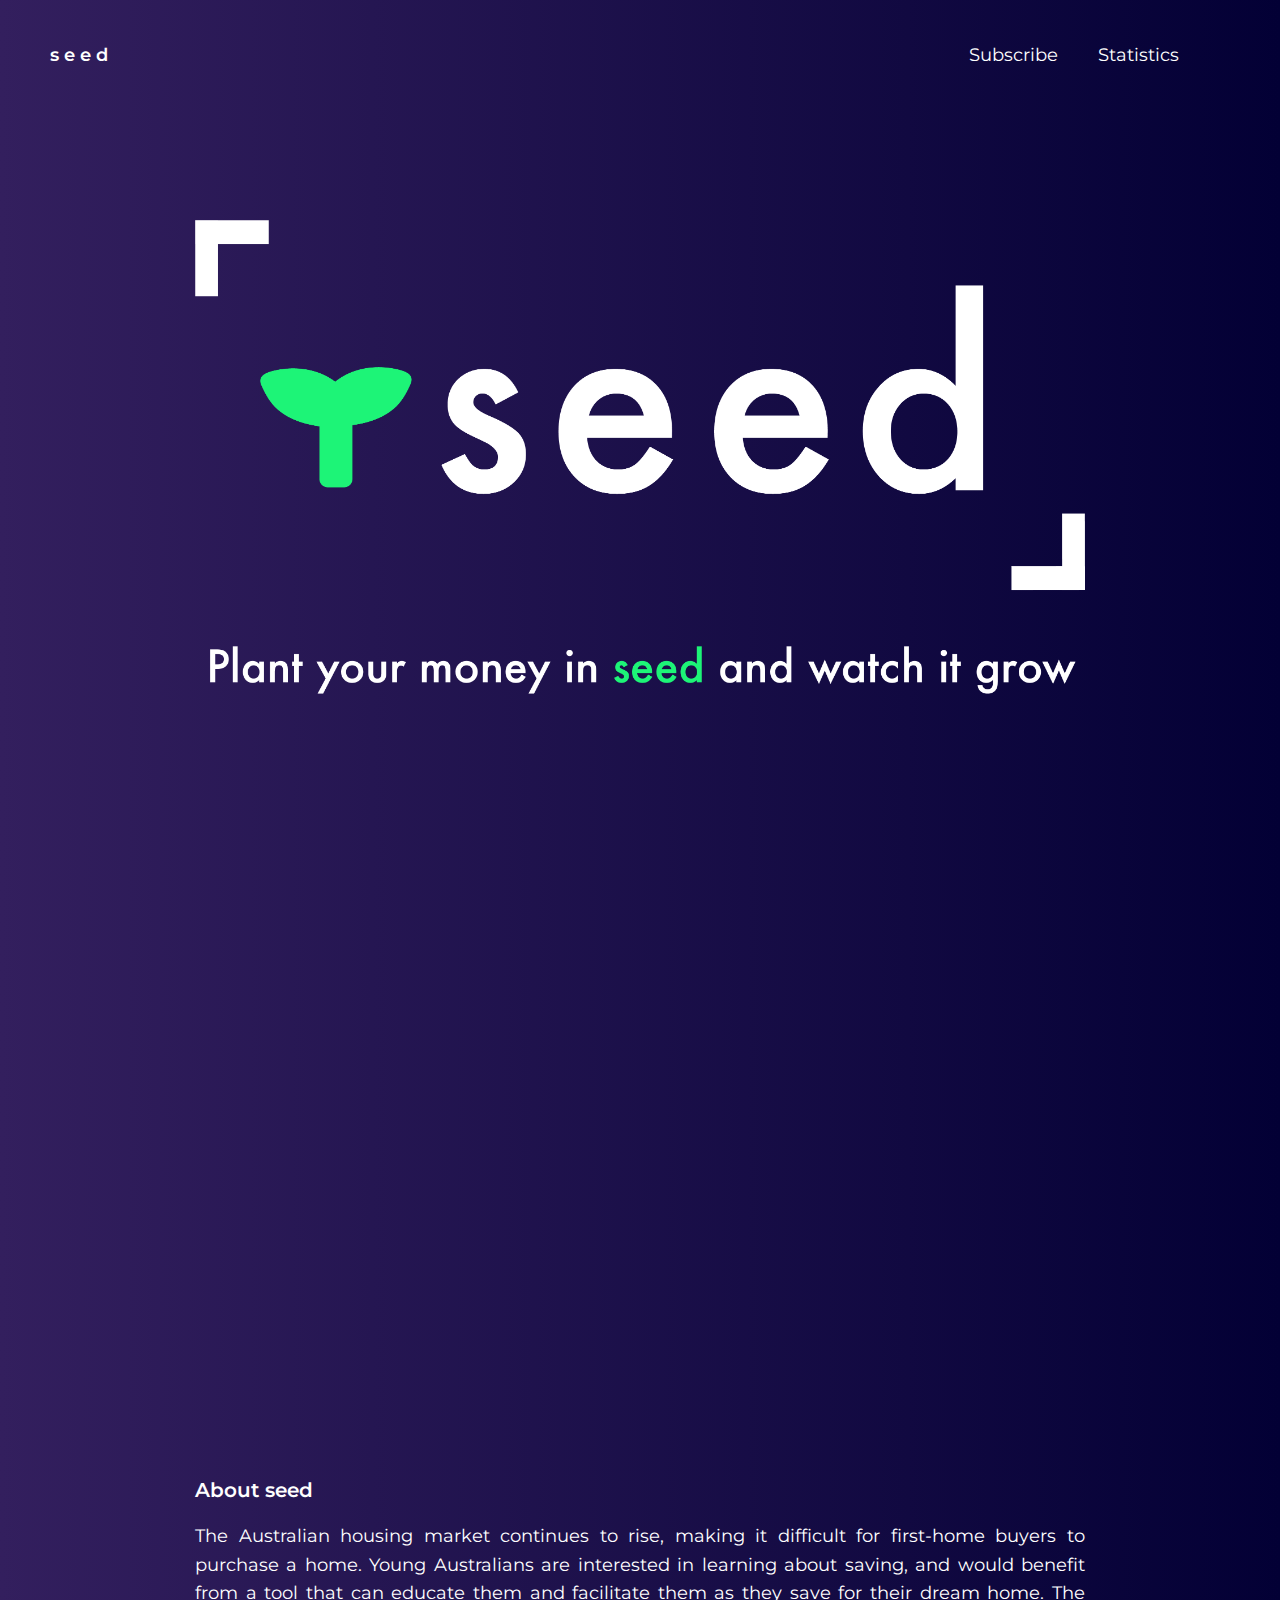
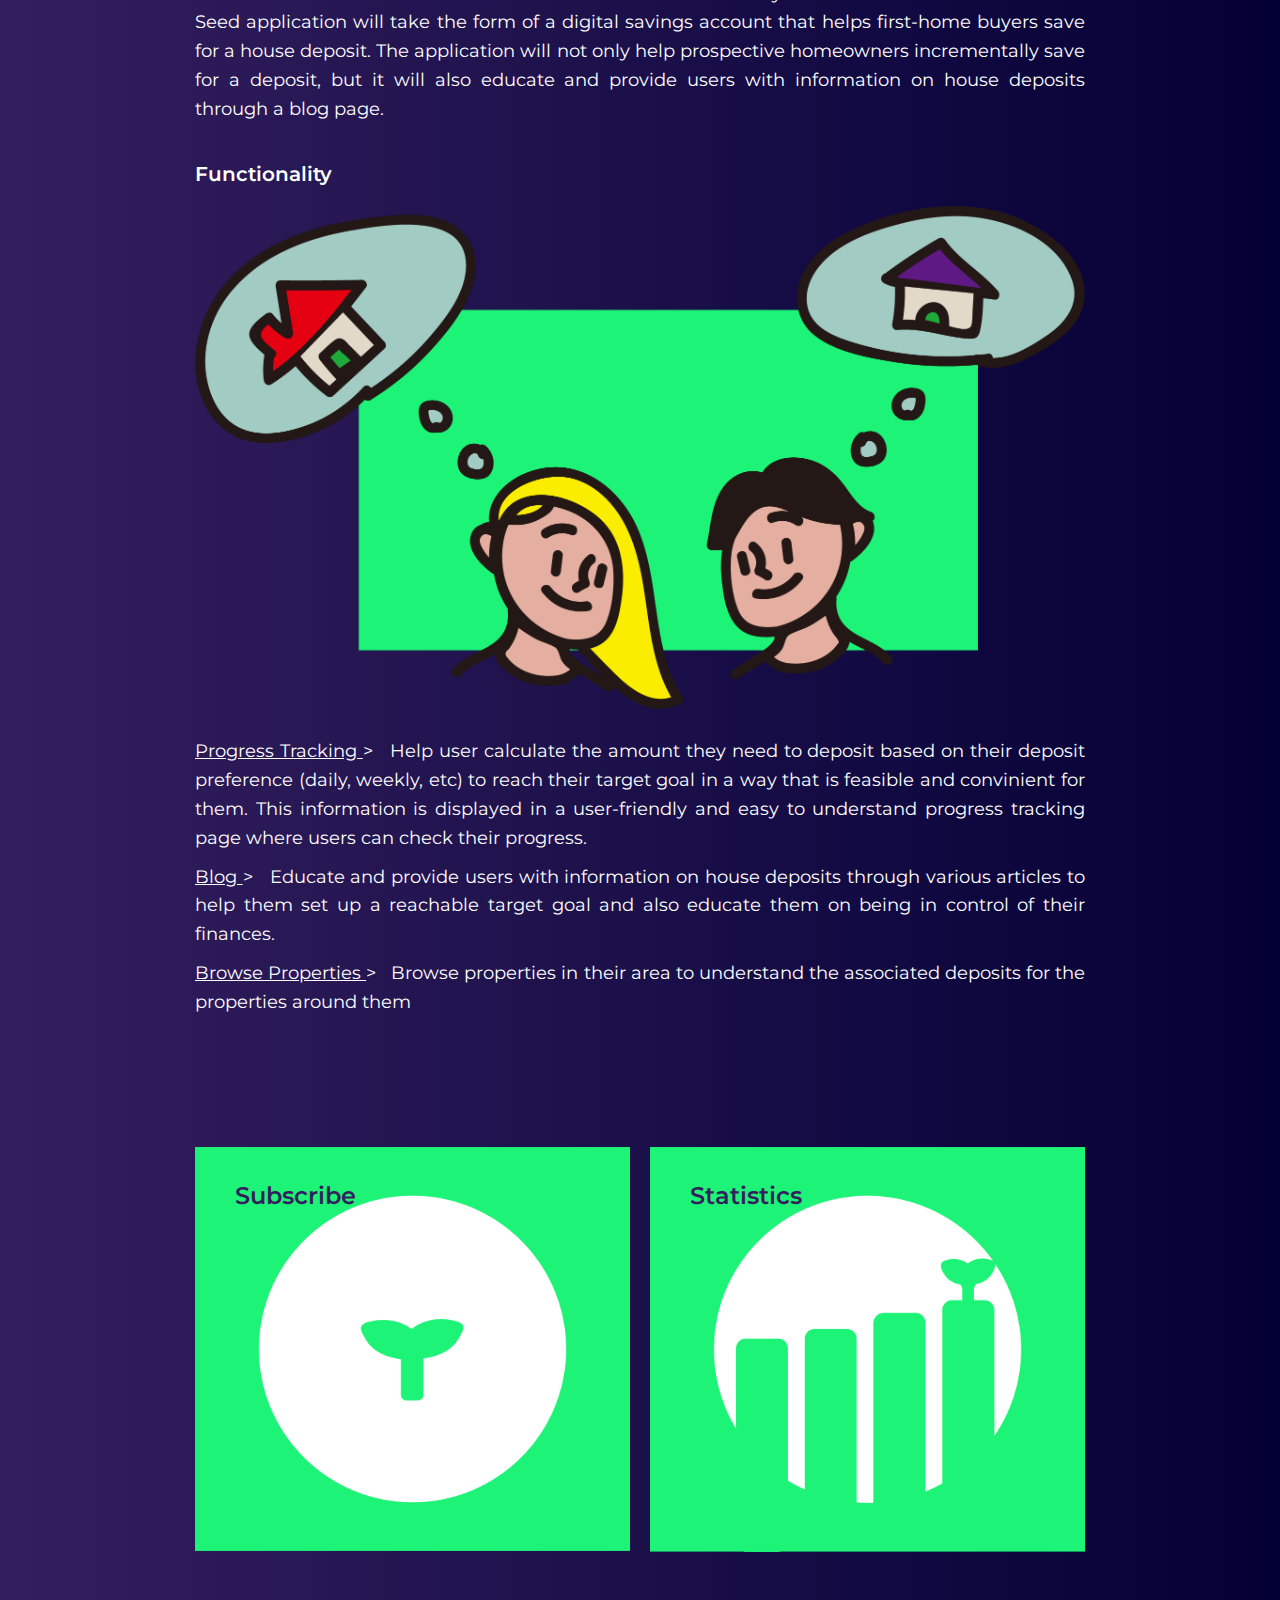
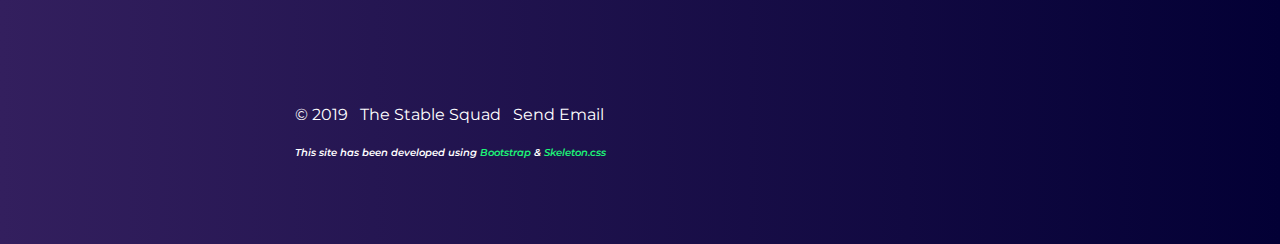
<file: informative_website/index.html>
<!DOCTYPE html>
<html class="no-js" lang="en">

<head>

    <!-- Global site tag (gtag.js) - Google Analytics -->
    <script async src="https://www.googletagmanager.com/gtag/js?id=UA-149765508-1"></script>
    <script>
        window.dataLayer = window.dataLayer || [];
        function gtag() { dataLayer.push(arguments); }
        gtag('js', new Date());

        gtag('config', 'UA-149765508-1');
    </script>

    <meta charset="utf-8">

    <title>seed</title>

    <link rel="stylesheet" href="https://stackpath.bootstrapcdn.com/bootstrap/4.3.1/css/bootstrap.min.css"
        integrity="sha384-ggOyR0iXCbMQv3Xipma34MD+dH/1fQ784/j6cY/iJTQUOhcWr7x9JvoRxT2MZw1T" crossorigin="anonymous">


    <link rel="stylesheet" href="./styles/main.css">
    <link href="https://fonts.googleapis.com/css?family=Monda|Montserrat" rel="stylesheet">
    <link rel="stylesheet" href="https://cdnjs.cloudflare.com/ajax/libs/font-awesome/4.7.0/css/font-awesome.min.css">
    
    <!-- ShareThis Plugin-->
    <script type="text/javascript" src="https://platform-api.sharethis.com/js/sharethis.js#property=5d9ecf82c9a34b001206bb5c&product=inline-share-buttons" async="async"></script>
</head>

<body>

    <nav class="navbar clearfix">
        <h1 class="logo"><a href="./index.html">s e e d</a></h1>

        <ul class="nav">
            &nbsp;&nbsp;&nbsp;&nbsp;&nbsp;
            &nbsp;&nbsp;&nbsp;&nbsp;&nbsp;
            &nbsp;&nbsp;&nbsp;&nbsp;&nbsp;
            &nbsp;&nbsp;&nbsp;&nbsp;&nbsp;
            &nbsp;&nbsp;&nbsp;&nbsp;&nbsp;
            &nbsp;&nbsp;&nbsp;&nbsp;&nbsp;
            &nbsp;&nbsp;&nbsp;&nbsp;&nbsp;
            &nbsp;&nbsp;&nbsp;&nbsp;&nbsp;
            &nbsp;&nbsp;&nbsp;&nbsp;&nbsp;
            &nbsp;&nbsp;&nbsp;&nbsp;&nbsp;
            &nbsp;&nbsp;&nbsp;&nbsp;&nbsp;
            &nbsp;&nbsp;&nbsp;&nbsp;&nbsp;
            &nbsp;&nbsp;&nbsp;&nbsp;&nbsp;
            &nbsp;&nbsp;&nbsp;&nbsp;&nbsp;
            &nbsp;&nbsp;&nbsp;&nbsp;&nbsp;
            &nbsp;&nbsp;&nbsp;&nbsp;&nbsp;
            &nbsp;&nbsp;&nbsp;&nbsp;&nbsp;
            &nbsp;&nbsp;&nbsp;&nbsp;&nbsp;
            &nbsp;&nbsp;&nbsp;&nbsp;&nbsp;
            &nbsp;&nbsp;&nbsp;&nbsp;&nbsp;
            &nbsp;&nbsp;&nbsp;&nbsp;&nbsp;
            &nbsp;&nbsp;&nbsp;&nbsp;&nbsp;
            &nbsp;&nbsp;&nbsp;&nbsp;&nbsp;
            &nbsp;&nbsp;&nbsp;&nbsp;&nbsp;
            &nbsp;&nbsp;&nbsp;&nbsp;&nbsp;
            &nbsp;&nbsp;&nbsp;&nbsp;&nbsp;
            &nbsp;&nbsp;&nbsp;&nbsp;&nbsp;
            &nbsp;&nbsp;&nbsp;&nbsp;&nbsp;
            <li><a href="./subscribe.html">Subscribe</a></li>
            <li><a href="./stats.php">Statistics</a></li>
        </ul>
        <a class="nav-toggle" href="javascript:void(0)"><span class="nav-icon"></span></a>
    </nav>

    <div class="hero">
        <div class="container container-l">
            <div class="row">
                <div class="twelve columns">
                    <img src="images/logo5.png"> <br>
                </div>
            </div>
        </div>
    </div>



    <div class="project">
        <div class="container container-l">
            <div class="row">
                <div class="twelve columns">

                    &nbsp; &nbsp;

                    <div class="wrapper">
                        <div class="h_iframe"> &nbsp; &nbsp; &nbsp; &nbsp; &nbsp; &nbsp; &nbsp; &nbsp; &nbsp; &nbsp;
                            <iframe width="860" height="500" src="https://www.youtube.com/embed/0dDPXG4lfRU"
                                frameborder="0"
                                allow="accelerometer; autoplay; encrypted-media; gyroscope; picture-in-picture"
                                allowfullscreen></iframe>
                        </div>
                    </div>

                    <br><br>

                    <h2> About seed </h2>

                    <p style="text-align: justify;">The Australian housing market continues to rise, making it difficult for first-home buyers to
                        purchase a home. Young Australians are interested in learning about saving, and would benefit
                        from a tool that can educate them and facilitate them as they save for their dream home. The
                        Seed application will take the form of a digital savings account that helps first-home buyers
                        save for a house deposit. The application will not only help prospective homeowners
                        incrementally save for a deposit, but it will also educate and provide users with information on
                        house deposits through a blog page.
                    </p>
                    <br>

                    <h2> Functionality </h2>

                    <img src="images/graphic2.png"> <br>

                    <p style="text-align: justify;"> <u>Progress Tracking </u>> &nbsp; Help user calculate the amount they need to deposit based on their deposit preference (daily, weekly, etc) 
                        to reach their target goal in a way that is feasible and convinient for them. This information is displayed in a user-friendly and easy to understand
                        progress tracking page where users can check their progress. </p>

                    <p style="text-align: justify;"> <u>Blog </u>> &nbsp; Educate and provide users with information on house deposits through
                        various articles to help them set up a reachable target goal and also educate them on being in control of their finances. </p>

                    <p style="text-align: justify;"> <u>Browse Properties </u>> &nbsp; Browse properties in their area to understand the associated
                        deposits for the properties around them </p>

                </div>
            </div>
        </div>
    </div>

    <div class="project">
        <div class="container container-l">
            <div class="row">
                <div class="twelve columns">

                    <a class="project-panel project-panel-sub" href="./subscribe.html">
                        <h3>Subscribe</h3>
                        <p>Interested for more?</p>
                        <span class="view-more">View more</span>
                        <img src="images/product.png" alt="Fittable">

                    </a>

                    <a class="project-panel project-panel-stats" href="./stats.php">
                        <h3>Statistics</h3>
                        <p>Look here for website traffic</p>
                        <span class="view-more">View more</span>
                        <img src="images/tt.png" alt="process">
                    </a>

                </div>
            </div>  
        </div>

        <p>

            
        </p>
        <div class="sharethis-inline-share-buttons"></div>
    </div>
 
    <button onclick="topFunction()" id="myBtn" title="Go to top">Top</button>
    
       <footer class="footer">

        <div class="container">
            <div class="row">
                <div class="twelve columns">




                    <p>© 2019 &nbsp; The Stable Squad &nbsp; <a href="mailto:m.valdez@uq.net.au"><span
                                class="highlight">Send Email</span></a> &nbsp; <h6><i> This site has been developed
                                using <a href="https://getbootstrap.com/">Bootstrap</a> & <a
                                    href="http://getskeleton.com/">Skeleton.css</a></i></h6>
                    </p>

                </div>
            </div>
        </div>
    </footer>

    <script src="scripts/main.js"></script>


</html>
</file>
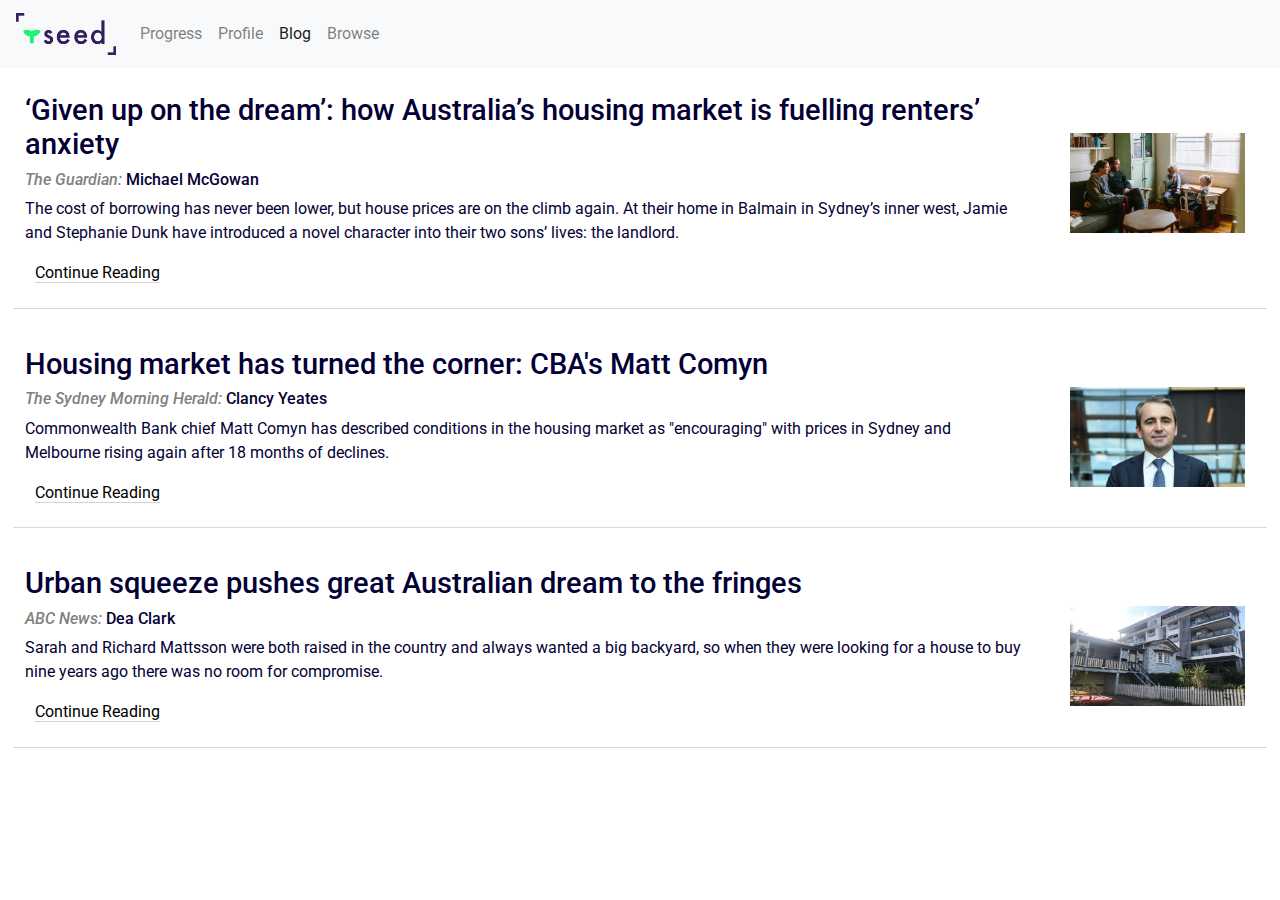
<file: blog.html>
<!DOCTYPE html>
<html lang="en">

<head>
    <meta charset="UTF-8">
    <!--To ensure proper rendering and touch zooming, include viewport meta tag-->
    <meta name="viewport" content="width=device-width, initial-scale=1, shrink-to-fit=no">
    <link rel="stylesheet" href="https://stackpath.bootstrapcdn.com/bootstrap/4.3.1/css/bootstrap.min.css"
        integrity="sha384-ggOyR0iXCbMQv3Xipma34MD+dH/1fQ784/j6cY/iJTQUOhcWr7x9JvoRxT2MZw1T" crossorigin="anonymous">
    <link rel="stylesheet" type="text/css" href="styles/styleall.css" />
    <link rel="stylesheet" href="https://fonts.googleapis.com/css?family=Roboto&display=swap">
    <title>Blog Page</title>
</head>

<body>
    <!--Navigational bar using Bootstrap-->
    <nav class="navbar navbar-expand-lg navbar-light bg-light">
        <a class="navbar-brand" href="index.html"><img id="logo" src="images/navlogo.png" alt="logo" /> </a>
        <button class="navbar-toggler" type="button" data-toggle="collapse" data-target="#navbarNavDropdown"
            aria-controls="navbarNavDropdown" aria-expanded="false" aria-label="Toggle navigation">
            <span class="navbar-toggler-icon"></span>
        </button>
        <!--Navigational bar is responsive. This is for mobile view-->
        <div class="collapse navbar-collapse" id="navbarNavDropdown">
            <ul class="navbar-nav">
                <li class="nav-item">
                    <a class="nav-link" href="progress.php">Progress <span class="sr-only">(current)</span></a>
                </li>
                <li class="nav-item">
                    <a class="nav-link" href="profile.php">Profile</a>
                </li>
                <!--This is the active page (blog.html)-->
                <li class="nav-item active">
                    <a class="nav-link" href="blog.html">Blog</a>
                </li>
                <li class="nav-item">
                    <a class="nav-link" href="browse.php">Browse</a>
                </li>
            </ul>
        </div>
    </nav>

    <!--Container for all the articles on the page-->
    <div class="article-container">
        <!--Div for a single article-->
        <div class="article">
            <div class="left-side">
                <h3>‘Given up on the dream’: how Australia’s housing market is fuelling renters’ anxiety</h3>
                <h6><i id="publisher">The Guardian: </i>Michael McGowan</h6>
                <p class="blogtext">The cost of borrowing has never been lower, but house prices are on the climb again.
                    At their home in Balmain in Sydney’s inner west, Jamie and Stephanie Dunk have introduced a novel
                    character into their two sons’ lives: the landlord.
                </p>
                <a
                    href="https://www.theguardian.com/australia-news/2019/oct/05/given-up-on-the-dream-how-australias-housing-market-is-fuelling-renters-anxiety">Continue
                    Reading</a>
            </div>
            <a
                href="https://www.theguardian.com/australia-news/2019/oct/05/given-up-on-the-dream-how-australias-housing-market-is-fuelling-renters-anxiety">
                <img class='blogimage' src="images/family.jpg" alt="Family Gathering">
            </a>
        </div>

        <!--Div for a single article-->
        <div class="article">
            <div class="left-side">
                <h3>Housing market has turned the corner: CBA's Matt Comyn</h3>
                <h6><i id="publisher">The Sydney Morning Herald: </i>Clancy Yeates </h6>
                <p class="blogtext">Commonwealth Bank chief Matt Comyn has described conditions in the housing market as
                    "encouraging"
                    with prices in Sydney and Melbourne rising again after 18 months of declines.
                </p>
                <a
                    href="https://www.smh.com.au/business/banking-and-finance/housing-market-has-turned-the-corner-cba-s-matt-comyn-20191016-p5313n.html">Continue
                    Reading</a>
            </div>
            <a
                href="https://www.smh.com.au/business/banking-and-finance/housing-market-has-turned-the-corner-cba-s-matt-comyn-20191016-p5313n.html">
                <img class='blogimage' src="images/MattComyn.JPG" alt="Matt Comyn"
                    href="https://www.smh.com.au/business/banking-and-finance/housing-market-has-turned-the-corner-cba-s-matt-comyn-20191016-p5313n.html">
            </a>
        </div>

        <!--Div for a single article-->
        <div class="article">
            <div class="left-side">
                <h3>Urban squeeze pushes great Australian dream to the fringes</h3>
                <h6><i id="publisher">ABC News: </i>Dea Clark</h6>
                <p class="blogtext">Sarah and Richard Mattsson were both raised in the country and always wanted a big
                    backyard,
                    so when they were looking for a house to buy nine years ago there was no room for compromise.
                </p>
                <a href="https://www.abc.net.au/news/2019-10-06/urban-density-south-east-queensland-housing/11559684">Continue
                    Reading</a>
            </div>
            <a href="https://www.abc.net.au/news/2019-10-06/urban-density-south-east-queensland-housing/11559684">
                <img class='blogimage' src="images/ABCstory.jpg" alt="Small House next to Apartments">
            </a>
        </div>
    </div>
</body>

<!--Include these links to ensure Bootstrap can function -->
<script src="https://code.jquery.com/jquery-3.3.1.slim.min.js"
    integrity="sha384-q8i/X+965DzO0rT7abK41JStQIAqVgRVzpbzo5smXKp4YfRvH+8abtTE1Pi6jizo"
    crossorigin="anonymous"></script>
<script src="https://ajax.googleapis.com/ajax/libs/jquery/3.1.0/jquery.min.js"></script>
<script src="https://cdnjs.cloudflare.com/ajax/libs/popper.js/1.14.7/umd/popper.min.js"
    integrity="sha384-UO2eT0CpHqdSJQ6hJty5KVphtPhzWj9WO1clHTMGa3JDZwrnQq4sF86dIHNDz0W1"
    crossorigin="anonymous"></script>
<script src="https://stackpath.bootstrapcdn.com/bootstrap/4.3.1/js/bootstrap.min.js"
    integrity="sha384-JjSmVgyd0p3pXB1rRibZUAYoIIy6OrQ6VrjIEaFf/nJGzIxFDsf4x0xIM+B07jRM"
    crossorigin="anonymous"></script>
    
</html>
</file>
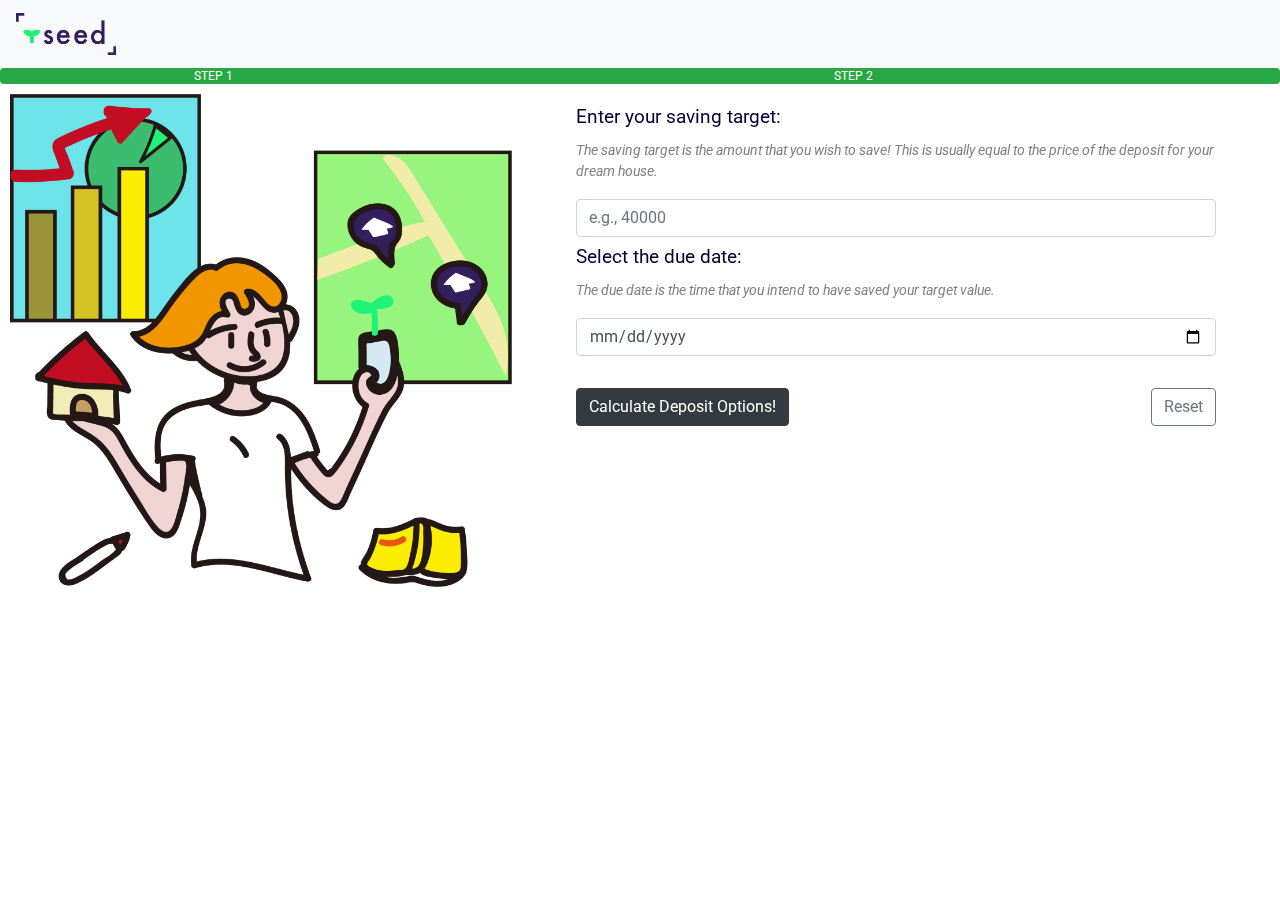
<file: goals.html>
<!DOCTYPE html>
<html lang="en">

<head>
    <meta charset="UTF-8" />
    <!--To ensure proper rendering and touch zooming, include viewport meta tag-->
    <meta name="viewport" content="width=device-width, initial-scale=1, shrink-to-fit=no">
    <link rel="stylesheet" href="https://stackpath.bootstrapcdn.com/bootstrap/4.3.1/css/bootstrap.min.css"
        integrity="sha384-ggOyR0iXCbMQv3Xipma34MD+dH/1fQ784/j6cY/iJTQUOhcWr7x9JvoRxT2MZw1T" crossorigin="anonymous">
    <link rel="stylesheet" type="text/css" href="styles/styleall.css" />
    <link rel="stylesheet" href="https://fonts.googleapis.com/css?family=Roboto&display=swap">
    <title> Saving Progress </title>
</head>

<body id="goals">

    <!--Navigational bar using Bootstrap-->
    <nav class="navbar navbar-expand-lg navbar-light bg-light">
        <a class="navbar-brand" href="index.html"><img id="logo" src="images/navlogo.png" alt="logo" /> </a>
        <button class="navbar-toggler" type="button" data-toggle="collapse" data-target="#navbarNavDropdown"
            aria-controls="navbarNavDropdown" aria-expanded="false" aria-label="Toggle navigation">
            <span class="navbar-toggler-icon"></span>
        </button>
    </nav>

    <!--Progress bar for users signing up-->
    <div class="progress">
        <div class="progress-bar bg-success" role="progressbar" style="width: 50%" aria-valuenow="50" aria-valuemin="0"
            aria-valuemax="100">STEP 1</div>
        <div class="progress-bar bg-success" role="progressbar" style="width: 100%" aria-valuenow="100"
            aria-valuemin="0" aria-valuemax="100">STEP 2</div>
    </div>

    <!--Side bar with image-->
    <div class="sidebar">
        <img id="cartoon" src="images/seedart.png" />
    </div>

    <div class="userdetails">
        <!--Form for users to set their deposit goals (target, due, frequency)-->
        <form id="setGoals" action="goals.php" method="POST">
            <div>
                <label for="target">Enter your saving target:</label>
                <!--Required: Users must enter this value-->
                <p>The saving target is the amount that you wish to save! This is usually equal to the price of the
                    deposit for your dream house.</p>
                <input id="target" name="target" class="form-control" type="number" min="1000" step="10"
                    placeholder="e.g., 40000" required>
            </div>

            <div>
                <label for="due">Select the due date:</label>
                <!--Required: Users must enter this value-->
                <p>The due date is the time that you intend to have saved your target value.</p>
                <input id="due" name="due" class="form-control" type="date" min="2019-10-25" required>
            </div>

            <div>
                <div id="buttonContainer">
                    <!--Button to display the depositing options (dependent on the frequency)-->
                    <button type="button" class="btn btn-dark" id="calculateOps"> Calculate Deposit Options!</button>
                    <!--Button to reset target and due date-->
                    <button type="reset" class="btn btn-outline-secondary" id="goBack"> Reset</button>
                </div>
            </div>

            <!--Buttons to display the deposit amount per selected time period (daily, weekly, yearly, etc.).
        These buttons will submit the form (type="submit")
        -->
            <div class="buttonOptions">
                <div>
                    <button type="submit" id="dayBut" class="btn btn-outline-dark" value="daily" name="freq"> I will
                        make daily deposits of X</button>
                </div>

                <div>
                    <button type="submit" id="weekBut" class="btn btn-outline-dark" value="weekly" name="freq"> I will
                        make weekly deposits of X</button>
                </div>

                <div>
                    <button type="submit" id="FNBut" class="btn btn-outline-dark" value="fortnightly" name="freq"> I
                        will make fortnightly deposits of X</button>
                </div>

                <div>
                    <button type="submit" id="monthBut" class="btn btn-outline-dark" value="monthly" name="freq"> I will
                        make monthly deposits of X</button>
                </div>

                <div>
                    <button type="submit" id="yearBut" class="btn btn-outline-dark" value="yearly" name="freq"> I will
                        make yearly deposits of X</button>
                </div>
            </div>
    </div>
    </form>

</body>

<!--Include these links to ensure Bootstrap can function -->
<script src="https://code.jquery.com/jquery-3.3.1.slim.min.js"
    integrity="sha384-q8i/X+965DzO0rT7abK41JStQIAqVgRVzpbzo5smXKp4YfRvH+8abtTE1Pi6jizo"
    crossorigin="anonymous"></script>
<script src="https://ajax.googleapis.com/ajax/libs/jquery/3.1.0/jquery.min.js"></script>
<script src="https://cdnjs.cloudflare.com/ajax/libs/popper.js/1.14.7/umd/popper.min.js"
    integrity="sha384-UO2eT0CpHqdSJQ6hJty5KVphtPhzWj9WO1clHTMGa3JDZwrnQq4sF86dIHNDz0W1"
    crossorigin="anonymous"></script>
<script src="https://stackpath.bootstrapcdn.com/bootstrap/4.3.1/js/bootstrap.min.js"
    integrity="sha384-JjSmVgyd0p3pXB1rRibZUAYoIIy6OrQ6VrjIEaFf/nJGzIxFDsf4x0xIM+B07jRM"
    crossorigin="anonymous"></script>

<script>

    $(document).ready(function () {
        document.getElementById("calculateOps").onclick = function () {
            if (document.getElementById('target').value == "" || document.getElementById('due').value == "") {
                // Either target or due date is empty when form was submitted
                alert("You must enter a target AND due date!")
            } else {
                calculateAmounts();
                displayOptions();
            }
        }

        // Called when reset button is clicked, to fade the deposit buttons out
        document.getElementById("goBack").onclick = function () {
            removeOptions();
        }

        // Fades the deposit buttons out
        function removeOptions() {
            $("#dayBut").fadeOut("slow");
            $("#weekBut").fadeOut("slow");
            $("#FNBut").fadeOut("slow");
            $("#monthBut").fadeOut("slow");
            $("#yearBut").fadeOut("slow");
        }


        // Fades the deposit buttons in. Called when user presses button with id="calculateOps"
        function displayOptions() {
            $("#dayBut").fadeIn("slow");
            $("#weekBut").fadeIn("slow");
            $("#FNBut").fadeIn("slow");
            $("#monthBut").fadeIn("slow");
            $("#yearBut").fadeIn("slow");
        }

        // Converts deposit amount according to frequency 
        function convertDeposit(target, frequency) {
            return target / frequency;
        }

        // Calclulates the time difference according to conversion
        function calcTimeDiff(timeMS, conversion) {
            return Math.ceil(timeMS / conversion);
        }

        // Calculates the deposit amount according to deposit frequencty
        function calculateAmounts() {
            // Retrive elements from form
            const target = document.getElementById('target').value;
            const due = document.getElementById('due').value;
            const dueDate = new Date(due);
            // Calculate the date today
            const today = new Date();

            // Time difference in milliseconds 
            const timeMS = Math.abs(dueDate.getTime() - today.getTime());

            // Time difference according to frequency. ASSUMPTION: THERE ARE 30 DAYS IN A MONTH
            const noDays = calcTimeDiff(timeMS, (1000 * 60 * 60 * 24));
            const noWeeks = calcTimeDiff(timeMS, (1000 * 60 * 60 * 24 * 7));
            const noFN = calcTimeDiff(timeMS, (1000 * 60 * 60 * 24 * 7 * 2));
            const noMonths = calcTimeDiff(timeMS, (1000 * 60 * 60 * 24 * 30));
            const noYears = calcTimeDiff(timeMS, (1000 * 60 * 60 * 24 * 365));

            // Calculating the deposit amounts for each frequency 
            const dayDep = convertDeposit(target, noDays);
            const weekDep = convertDeposit(target, noWeeks);
            const FNDep = convertDeposit(target, noFN);
            const monthDep = convertDeposit(target, noMonths);
            const yearDep = convertDeposit(target, noYears);

            // Display the deposit amount on each button
            $("#dayBut").text("I want to deposit " + Math.ceil(dayDep) + " daily");
            $("#weekBut").text("I want to deposit " + Math.ceil(weekDep) + " weekly");
            $("#FNBut").text("I want to deposit " + Math.ceil(FNDep) + " fourtnightly");
            $("#monthBut").text("I want to deposit " + Math.ceil(monthDep) + " monthly");
            $("#yearBut").text("I want to deposit " + Math.ceil(yearDep) + " yearly");
        }
    });
</script>

</html>
</file>
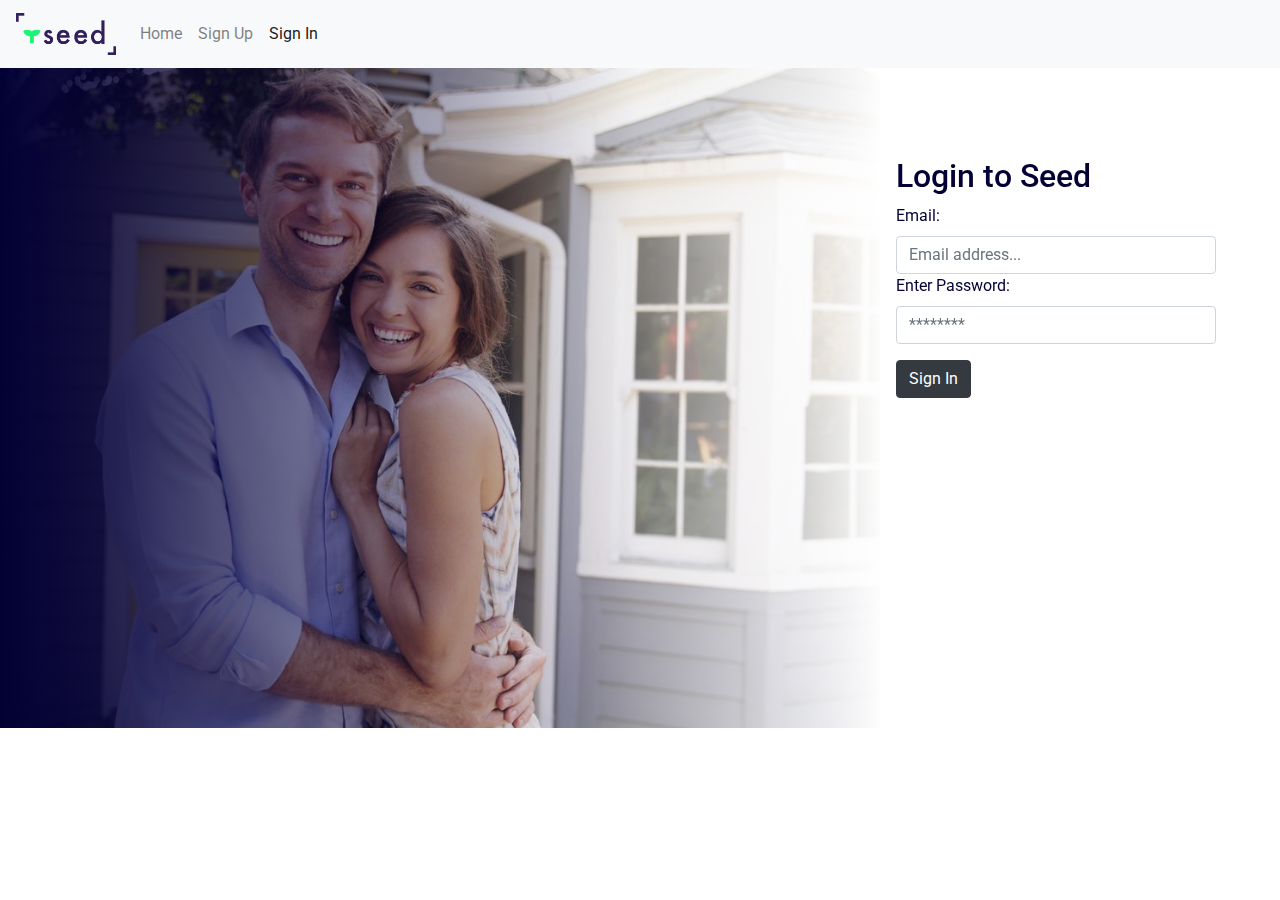
<file: signin.html>
<!DOCTYPE html>
<html lang="en">

<head>
  <meta charset="UTF-8">
  <!--To ensure proper rendering and touch zooming, include viewport meta tag-->
  <meta name="viewport" content="width=device-width, initial-scale=1, shrink-to-fit=no">
  <link rel="stylesheet" href="https://stackpath.bootstrapcdn.com/bootstrap/4.3.1/css/bootstrap.min.css"
    integrity="sha384-ggOyR0iXCbMQv3Xipma34MD+dH/1fQ784/j6cY/iJTQUOhcWr7x9JvoRxT2MZw1T" crossorigin="anonymous">
  <link rel="stylesheet" type="text/css" href="styles/styleall.css" />
  <link rel="stylesheet" href="https://fonts.googleapis.com/css?family=Roboto&display=swap">
  <title>Profile Page</title>
</head>

<body>

  <!--Navigational bar using Bootstrap-->
  <nav class="navbar navbar-expand-lg navbar-light bg-light">
    <a class="navbar-brand" href="index.html"><img id="logo" src="images/navlogo.png" alt="logo" /> </a>
    <button class="navbar-toggler" type="button" data-toggle="collapse" data-target="#navbarNavDropdown"
      aria-controls="navbarNavDropdown" aria-expanded="false" aria-label="Toggle navigation">
      <span class="navbar-toggler-icon"></span>
    </button>
    <!--Navigational bar is responsive. This is for mobile view-->
    <div class="collapse navbar-collapse" id="navbarNavDropdown">
      <ul class="navbar-nav">
        <li class="nav-item">
          <a class="nav-link" href="index.html">Home <span class="sr-only">(current)</span></a>
        </li>
        <li class="nav-item">
          <a class="nav-link" href="signup.html">Sign Up</a>
        </li>
        <!--This is the active page (signin.html)-->
        <li class="nav-item active">
          <a class="nav-link" href="signin.html">Sign In</a>
        </li>
      </ul>
    </div>
  </nav>

  <!--Side image of couple-->
  <div class="sidebar">
    <img id="couple" src="images/happycouple.svg" />
  </div>

  <div class="userdetails">
    <h2>Login to Seed</h2>
    <!--Form for users to sign in with valid email and password-->
    <form name=usersignin action="scripts/server.php" method="POST">
      <div>
        <label for="email">Email:</label>
        <input type="text" name="email" class="form-control" id="email" placeholder="Email address..." required>
      </div>
      <div>
        <label for="password">Enter Password:</label>
        <input type="password" id="password" class="form-control" name="pass" placeholder="********" required>
      </div>
      <div>
        <button class="btn btn-dark" type="submit">Sign In</button>
      </div>
    </form>

  </div>
</body>

<!--Include these links to ensure Bootstrap can function -->
<script src="https://code.jquery.com/jquery-3.3.1.slim.min.js"
  integrity="sha384-q8i/X+965DzO0rT7abK41JStQIAqVgRVzpbzo5smXKp4YfRvH+8abtTE1Pi6jizo" crossorigin="anonymous"></script>
<script src="https://ajax.googleapis.com/ajax/libs/jquery/3.1.0/jquery.min.js"></script>
<script src="https://cdnjs.cloudflare.com/ajax/libs/popper.js/1.14.7/umd/popper.min.js"
  integrity="sha384-UO2eT0CpHqdSJQ6hJty5KVphtPhzWj9WO1clHTMGa3JDZwrnQq4sF86dIHNDz0W1" crossorigin="anonymous"></script>
<script src="https://stackpath.bootstrapcdn.com/bootstrap/4.3.1/js/bootstrap.min.js"
  integrity="sha384-JjSmVgyd0p3pXB1rRibZUAYoIIy6OrQ6VrjIEaFf/nJGzIxFDsf4x0xIM+B07jRM" crossorigin="anonymous"></script>

</html>
</file>
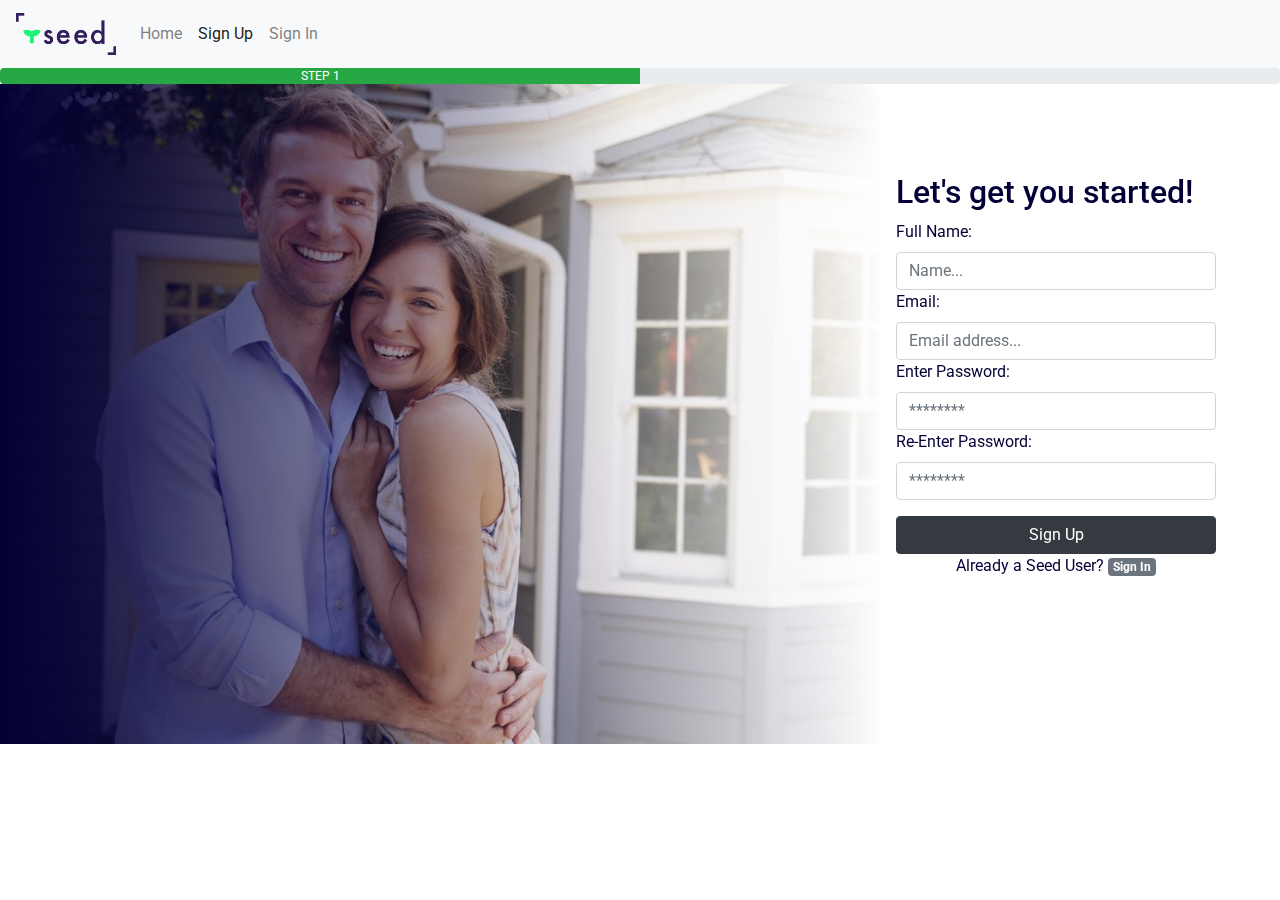
<file: signup.html>
<!DOCTYPE html>
<html lang="en">

<head>
    <meta charset="UTF-8">
    <!--To ensure proper rendering and touch zooming, include viewport meta tag-->
    <meta name="viewport" content="width=device-width, initial-scale=1, shrink-to-fit=no">
    <link rel="stylesheet" href="https://stackpath.bootstrapcdn.com/bootstrap/4.3.1/css/bootstrap.min.css"
        integrity="sha384-ggOyR0iXCbMQv3Xipma34MD+dH/1fQ784/j6cY/iJTQUOhcWr7x9JvoRxT2MZw1T" crossorigin="anonymous">
    <link rel="stylesheet" type="text/css" href="styles/styleall.css" />
    <link rel="stylesheet" href="https://fonts.googleapis.com/css?family=Roboto&display=swap">
    <title>Profile Page</title>
</head>

<body>

    <!--Navigational bar using Bootstrap-->
    <nav class="navbar navbar-expand-lg navbar-light bg-light">
        <a class="navbar-brand" href="index.html"><img id="logo" src="images/navlogo.png" alt="logo" /> </a>
        <button class="navbar-toggler" type="button" data-toggle="collapse" data-target="#navbarNavDropdown"
            aria-controls="navbarNavDropdown" aria-expanded="false" aria-label="Toggle navigation">
            <span class="navbar-toggler-icon"></span>
        </button>
        <!--Navigational bar is responsive. This is for mobile view-->
        <div class="collapse navbar-collapse" id="navbarNavDropdown">
            <ul class="navbar-nav">
                <li class="nav-item">
                    <a class="nav-link" href="index.html">Home <span class="sr-only">(current)</span></a>
                </li>
                <!--This is the active page (signup.html)-->
                <li class="nav-item active">
                    <a class="nav-link" href="signup.html">Sign Up</a>
                </li>
                <li class="nav-item">
                    <a class="nav-link" href="signin.html">Sign In</a>
                </li>

            </ul>
        </div>
    </nav>

    <!--Progress bar to show users their signup progress-->
    <div class="progress">
        <div class="progress-bar bg-success" role="progressbar" style="width: 50%" aria-valuenow="50" aria-valuemin="0"
            aria-valuemax="100">STEP 1</div>
    </div>

    <!--Side image of couple-->
    <div class="sidebar">
        <img id="couple" src="images/happycouple.svg" />
    </div>

    <div class="userdetails">
        <h2>Let's get you started!</h2>
        <!--Form for users to sign up with name, valid email and password-->
        <form name=usersignup action="scripts/server.php" method="POST">
            <div>
                <label for="newname">Full Name:</label>
                <input type="text" class="form-control" name="newname" id="newname" placeholder="Name..." required>
            </div>

            <div>
                <label for="newemail">Email:</label>
                <input type="text" class="form-control" name="newemail" id="newemail" placeholder="Email address..."
                    required>
            </div>

            <div>
                <label for="newpass">Enter Password:</label>
                <input type="password" class="form-control" name="newpass" id="newpass" placeholder="********" required
                    onsubmit="samePassword()">
            </div>

            <div>
                <label for="newrepeatpass">Re-Enter Password:</label>
                <input type="password" class="form-control" id="newrepeatpass" name="newrepeatpass"
                    placeholder="********" required>
                <input id="log" name="log" type="hidden">
            </div>

            <div id="flex-container">
                <button class="btn btn-dark" type="submit">Sign Up</button>
                <div>
                    Already a Seed User?
                    <a href="signin.html" class="badge badge-secondary"> Sign In</a>
                </div>
            </div>
    </div>

</body>

<script>
    function samePassword() {
        if (document.usersignup.newpass.value != document.usersignup.newrepeatpass.value) {
            // Password was not re-entered correctly
            alert("Passwords do not match.");
        }
    }

    // Gets current date/time for deposit logging
    const date = new Date();
    var day = (("0" + date.getDate()).substr(-2));
    var month = ("0" + (date.getMonth() + 1)).substr(-2);
    var hours = date.getHours();
    var minutes = (("0" + date.getMinutes()).substr(-2));
    var dateLog = date.getFullYear() + "-" + month + "-" + day + "T" + hours + ":" + minutes + "Z";
    document.getElementById('log').value = dateLog;
</script>
</form>


<!--Include these links to ensure Bootstrap can function -->
<script src="https://code.jquery.com/jquery-3.3.1.slim.min.js"
    integrity="sha384-q8i/X+965DzO0rT7abK41JStQIAqVgRVzpbzo5smXKp4YfRvH+8abtTE1Pi6jizo"
    crossorigin="anonymous"></script>
<script src="https://ajax.googleapis.com/ajax/libs/jquery/3.1.0/jquery.min.js"></script>
<script src="https://cdnjs.cloudflare.com/ajax/libs/popper.js/1.14.7/umd/popper.min.js"
    integrity="sha384-UO2eT0CpHqdSJQ6hJty5KVphtPhzWj9WO1clHTMGa3JDZwrnQq4sF86dIHNDz0W1"
    crossorigin="anonymous"></script>
<script src="https://stackpath.bootstrapcdn.com/bootstrap/4.3.1/js/bootstrap.min.js"
    integrity="sha384-JjSmVgyd0p3pXB1rRibZUAYoIIy6OrQ6VrjIEaFf/nJGzIxFDsf4x0xIM+B07jRM"
    crossorigin="anonymous"></script>

</html>
</file>
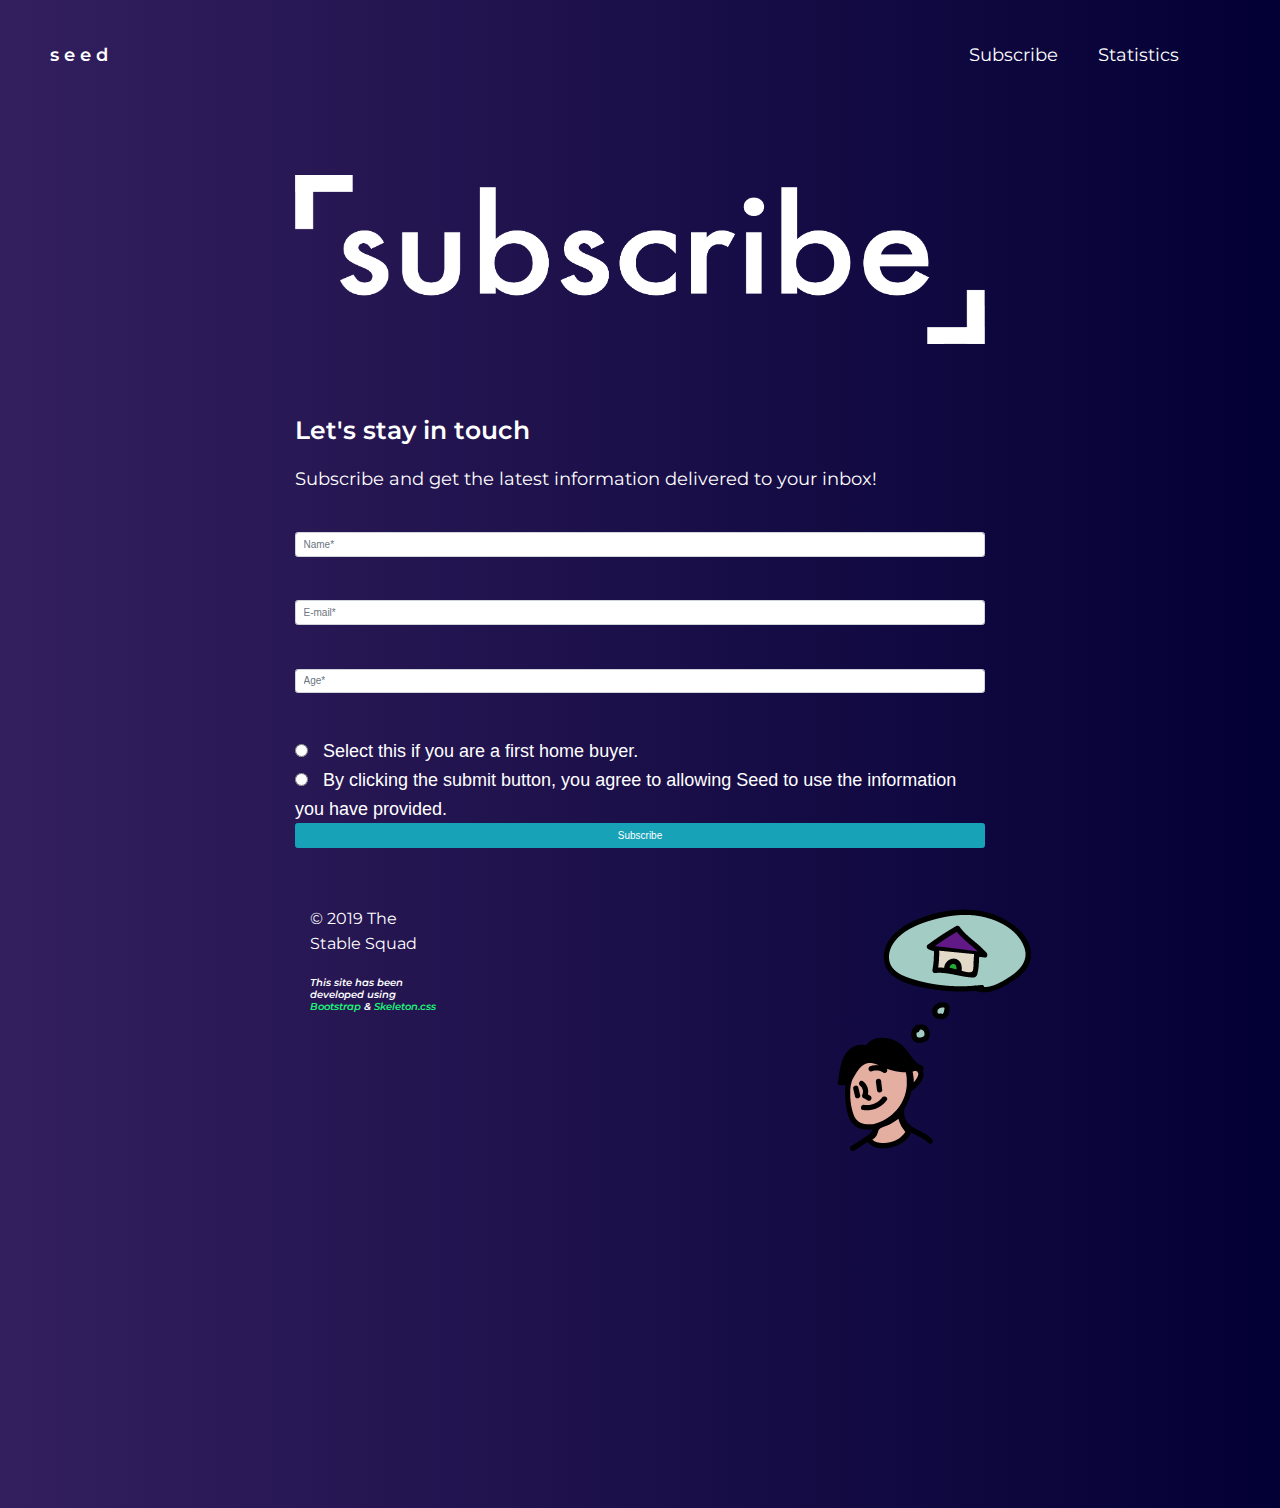
<file: informative_website/subscribe.html>
<!DOCTYPE html>
<html class="no-js" lang="en">
    <head>
        <meta charset="utf-8">
        <title>seed</title>


        <link rel="stylesheet" href="https://stackpath.bootstrapcdn.com/bootstrap/4.3.1/css/bootstrap.min.css"
        integrity="sha384-ggOyR0iXCbMQv3Xipma34MD+dH/1fQ784/j6cY/iJTQUOhcWr7x9JvoRxT2MZw1T" crossorigin="anonymous">

        <link rel="stylesheet" href="./styles/main.css">

        <link href="https://fonts.googleapis.com/css?family=Monda|Montserrat" rel="stylesheet">

    </head>
    <body>

          <nav class="navbar clearfix">
            <h1 class="logo"><a href="./index.html">s e e d</a></h1>
            <ul class="nav">
                &nbsp;&nbsp;&nbsp;&nbsp;&nbsp;
                &nbsp;&nbsp;&nbsp;&nbsp;&nbsp;
                &nbsp;&nbsp;&nbsp;&nbsp;&nbsp;
                &nbsp;&nbsp;&nbsp;&nbsp;&nbsp;
                &nbsp;&nbsp;&nbsp;&nbsp;&nbsp;
                &nbsp;&nbsp;&nbsp;&nbsp;&nbsp;
                &nbsp;&nbsp;&nbsp;&nbsp;&nbsp;
                &nbsp;&nbsp;&nbsp;&nbsp;&nbsp;
                &nbsp;&nbsp;&nbsp;&nbsp;&nbsp;
                &nbsp;&nbsp;&nbsp;&nbsp;&nbsp;
                &nbsp;&nbsp;&nbsp;&nbsp;&nbsp;
                &nbsp;&nbsp;&nbsp;&nbsp;&nbsp;
                &nbsp;&nbsp;&nbsp;&nbsp;&nbsp;
                &nbsp;&nbsp;&nbsp;&nbsp;&nbsp;
                &nbsp;&nbsp;&nbsp;&nbsp;&nbsp;
                &nbsp;&nbsp;&nbsp;&nbsp;&nbsp;
                &nbsp;&nbsp;&nbsp;&nbsp;&nbsp;
                &nbsp;&nbsp;&nbsp;&nbsp;&nbsp;
                &nbsp;&nbsp;&nbsp;&nbsp;&nbsp;
                &nbsp;&nbsp;&nbsp;&nbsp;&nbsp;
                &nbsp;&nbsp;&nbsp;&nbsp;&nbsp;
                &nbsp;&nbsp;&nbsp;&nbsp;&nbsp;
                &nbsp;&nbsp;&nbsp;&nbsp;&nbsp;
                &nbsp;&nbsp;&nbsp;&nbsp;&nbsp;
                &nbsp;&nbsp;&nbsp;&nbsp;&nbsp;
                &nbsp;&nbsp;&nbsp;&nbsp;&nbsp;
                &nbsp;&nbsp;&nbsp;&nbsp;&nbsp;
                &nbsp;&nbsp;&nbsp;&nbsp;&nbsp;
                <li><a href="./subscribe.html">Subscribe</a></li>
                <li><a href="./stats.php">Statistics</a></li>
            </ul>
            <a class="nav-toggle" href="javascript:void(0)"><span class="nav-icon"></span></a>
        </nav>

         <section class="project-header">
            <div class="container">
                <div class="row">
                    <div class="twelve columns">
                                <img src="images/seedsub.png" > <br>
                    </div>
                </div>
            </div>
        </section>

        <main class="project-content">

            <div class="container">
                <div class="row project-info">

                         <div class="twelve columns">

                            <form action="scripts/subscribe.php" method="POST">

    <h1>Let's stay in touch</h1>

    <p>Subscribe and get the latest information delivered to your inbox!</p>
    <br>
    <!-- Name -->
    <input type="text" name="name" id="defaultSubscriptionFormPassword" class="form-control mb-4" placeholder="Name*" required> <br>
    <!-- Email -->
    <input type="email" name="email" id="defaultSubscriptionFormEmail" class="form-control mb-4" placeholder="E-mail*" required>  <br>
    <!-- Age -->
    <input type="number" name="age" id="defaultSubscriptionFormAge" class="form-control mb-4" placeholder="Age*" required>  <br>
    <!-- First Home Buyer? -->
    <input type="radio" name="first">&nbsp;&nbsp; Select this if you are a first home buyer.  <br>
<!-- Sign in button -->


  <input type="radio" name="optradio" required>&nbsp;&nbsp; By clicking the submit button, you agree to allowing Seed to use the information you have provided. &nbsp;&nbsp;


    <button class="btn btn-info btn-block" type="submit">Subscribe </button>

    
</form>

                      
                    </div>


                    </div>

                    
                </div>

            <button onclick="topFunction()" id="myBtn" title="Go to top">Top</button>

        </main>
        <img src="images/graphic3.png" class="rounded float-right"> 
<br> <br>
       
       <footer class="footer">
            <div class="container">
                <div class="row">
                    <div class="twelve columns">
                        <p>© 2019 The Stable Squad <h6><i> This site has been developed using <a href="https://getbootstrap.com/">Bootstrap</a> & <a href="http://getskeleton.com/">Skeleton.css</a></i></h6> </p> 



                    </div>
                </div>
            </div>
        </footer>





        <script src="scripts/main.js"></script>


        </html>
</file>
<file: informative_website/styles/main.css>
p {
  font-family:'Montserrat', sans-serif;
  margin-top: 0; }


  a {
  color: #1df477; }
a:hover {
  color: linear-gradient(to right, #331f5e 0%, #030035 100%);}

  hr {
  margin-top: 5.3rfontem;
  margin-bottom: 5rem;
  border-width: 0;
  border-top: 1px solid #E1E1E1; }

  .container:after,
.row:after,
.u-cf {
  content: "";
  display: table;
  clear: both; }


body:before {
	content: '';
	position: absolute;
	top: 0;
	left: 0;
	height: 25px;
	width: 100%;
	background: linear-gradient(to right, #331f5e 0%, #030035 100%);
	z-index: 4;
}

/*
* Grid and Base Styles from Skeleton V2.0.4
* Copyright 2014, Dave Gamache
* www.getskeleton.com
* Free to use under the MIT license.
* http://www.opensource.org/licenses/mit-license.php
* 12/29/2014
*/

.container {
  position: relative;
  width: 100%;
  max-width: 700px;
  margin: 0 auto;
  padding: 0 20px;
  box-sizing: border-box; }

.column,
.columns {
  width: 100%;
  float: left;
  box-sizing: border-box; }

  html {
  font-size: 62.5%; }
	

  body {
  font-size: 1.8em; 
  line-height: 1.6;
  font-weight: 400;
  background: linear-gradient(to right, #331f5e 0%, #030035 100%);
  color: #fff; }

  h1, h2, h3, h4, h5, h6 {
  font-family:'Montserrat', sans-serif;
  margin-top: 0;
  margin-bottom: 2rem;
  font-weight: 600; }

/* 
–––––––––––––––––––––––––––––––––––––––––––––––––– */

.project-header {
	padding: 105px 0 42px;
}

.container-l {
	max-width: 900px;
}



img {
	max-width: 100%;
	height: auto;
	display: block;
}


.project-header h3 {
	color: #fff;
	font-weight: 400;
}

.project-content .image {
	margin: 30px 0 50px;
}

.about-content .image {
	margin: 0 0 50px;
}


.footer {
	padding-bottom: 65px;
}

.footer p {
	color: #fff;
	font-size: 1.6rem;
	margin-bottom: 20px;
	font-family:'Montserrat', sans-serif;
	
}

.footer p a {
	text-decoration: none;
	color: #fff;
}


.navbar {
	padding: 41px 50px 0;
}

.navbar .logo {
	float: left;
	font-size: 1.8rem;
	margin: 0;
	line-height: 1.6;
}

.navbar .logo a {
	color: #fff;
	text-decoration: none;
	font-weight: 600;
}

.navbar .nav {
	float: right;
	margin: 0;
}

.navbar .nav li {
	display: inline;
}

.navbar .nav li a {
	display: inline-block;
	text-decoration: none;
	font-family:'Montserrat', sans-serif;
	color: #fff;
}

.navbar .nav li a.active {
	color: linear-gradient(to right, #331f5e 0%, #030035 100%);
	font-family:'Montserrat', sans-serif;
	font-weight: 600;
}

.navbar .nav li:not(:last-child) a {
	margin-right: 40px;
}


.hero {
	padding: 150px 0 130px;
}



.project {
	padding-bottom: 120px;
}

.project-panel {
	width: calc(50% - 10px);
	background-color: linear-gradient(to right, #331f5e 0%, #030035 100%);
	text-decoration: none;
	display: block;
	float: left;
	margin-bottom: 20px;
	position: relative;
	overflow: hidden;
	
}

.project-panel:after {
	content: '';
	position: absolute;
	top: 0;
	right: 0;
	left: 0;
	bottom: 0;
	background: linear-gradient(to right, #331f5e 0%, #030035 100%);;
	opacity: 0;
	transform: translate3d(-100%, 0, 0);
	transition: transform 0.2s ease-in-out, opacity 0.3s ease-in-out;
}

.project-panel:hover:after {
	opacity: 0.95;
	transform: translate3d(0, 0, 0);
}

.project-panel:hover p {
	opacity: 1;
}

.project-panel:hover h3 {
	color: #FFF;
}

.project-panel:nth-child(1), .project-panel:nth-child(3) {
	margin-right: 20px;
}

.project-panel h3 {
	font-size: 2.4rem;
	color: #331f5e;
	font-weight: 600;
	margin-bottom: 5px;
	position: absolute;
	top: 35px;
	left: 40px;
	z-index: 2;
	transition: all 0.2s ease-in-out;
}

.project-panel p {
	max-width: 260px;
	color: #FFF;
	opacity: 0;
	position: absolute;
	left: 40px;
	top: 74px;
	z-index: 2;
	transition: all 0.2s ease-in-out;
}


.project-panel .view-more {
	opacity: 0;
	z-index: 2;
	position: absolute;
	left: 40px;
	bottom: 33px;
	color: #FFF;
	font-weight: 600;
	transition: all 0.2s ease-in-out;
}

.project-panel .view-more:after {
	content: ' \203A';
	vertical-align: -1px;
}

.project-panel:hover .view-more {
	opacity: 1;
}

.about-content {
	padding: 100px 0 108px;
}

#myBtn {
  display: none; 
  position: fixed;
  bottom: 20px; 
  right: 30px; 
  z-index: 99; 
  border: none; 
  outline: none; 
  background-color: linear-gradient(to right, #331f5e 0%, #030035 100%);; 
  color: #331f5e; 
  cursor: pointer; 
  padding: 15px; 
  border-radius: 10px; 
  font-size: 18px; 
  font-family:'Montserrat', sans-serif;
}

#myBtn:hover {
  background-color: grey;

}

}
</file>
<file: styles/styleall.css>
/* Styling for all pages */

html{
    height: 100%;
    overflow: auto;
}

body{
    min-height: 95%;
    position: relative;
    color: #030035;
    background-color: white;
    font-size: 1em;
}

#logo {
    max-width: 100px;
}
.btn-outline-secondary {
    margin-top: 5%;
}
.btn-dark  {
    margin-top: 5%;
}
#buttonContainer {
    display: flex;
    flex-direction: row;
    justify-content: space-between;
}
/* Styling for index page */

body#welcomePage {
    background-color: #030035;
}

#welcome img {
    width: 100%;
}

/* Styling for sign in & sign up */
.sidebar {
    display: block;
    position: fixed;
    z-index: 1;
}

.sidebar #couple {
    width: 100%; 
    min-width: 880px;
}


.userdetails {
    width: 30%;
    height: 100%;
    padding-right: 5%;
    padding-top: 7%;
    position: fixed;
    right: 0;
    z-index: 3;
}


/* Styling for sign up only */

 #flex-container {
     display: flex;
     flex-direction: column;
     text-align: center;
 }

 /* Styling for blog page */
.article-container {
     display: flex;
     flex-direction: column;
     
 }
 
.article-container h3 {
    font-size: 1.8em;
}


.article-container h4{
     font-style: italic;
     font-size: 1em;
 }
 
.article-container div{
	margin: 1%;
}
 
.article-container a { 
     margin: 1%;
}

.article-container #publisher {
    color: grey;
}

.article {
     display: flex;
     flex-direction: row;
	 padding-bottom:10px;
     border-bottom: 0.20px solid #D9D9D9;
	 margin-left: 1%;
     margin-right: 1%;
 }



.blogimage { 
	 height: 100px;
	 width: 175px;
	 margin-left: 20px;
	 margin-right: 10px;
	 margin-top: 40px;
 }
  
.left-side {
	 min-width: 300px;
}

.left-side a {
	border-bottom: 0.5px solid #D3D3D3;
	color: black;
	text-decoration: none;
}

.left-side a:hover { 
    background-color:#e9e9e9; 
    text-decoration: none;
    color: black; 
}

/* Styling for goals page */

#goals .sidebar {
    width: 40%;
}

#goals .userdetails {
    width: 60%;
    padding-left: 5%;
    padding-top: 1%;
}

.sidebar #cartoon {
    width: 100%;
    padding-left: 2%;
    padding-top: 2%;
}

.buttonOptions {
    text-align: center;
}
.btn-outline-dark {
    display: none;
}

.btn-outline-dark {
    width: 100%;
}

#goals label {
    font-size: 1.2em;
    padding-top: 1%;
}


#goals p {
    font-size: 0.9em;
    color: gray;
    font-style: italic;
}

/* Styling for profile */

#pageContainer {
    height: 100%;
    overflow: hidden;
}
#profile h3 {
    font-size: 1em;
}
#profile p {
    font-size: 0.9em;
    color: gray;
    font-style: italic;
}
#profileContent {
    padding: 2%;
}

#pageContainer {
    display: flex;
    flex-direction: row;
    height:100%;
}

#profileContent {
    width: 50%;
}

#sideImage {
    width: 40%;
    position: fixed;
    right: 0;
    overflow: hidden;
}

#profile #sideImage img {
    width: 100%;
    min-width: 400px;
}

#updateSavings {
    padding-top: 10%;
    padding-right: 10%;
}

 /* STYLING FOR MOBILE VIEW */

@media only screen and (max-width: 600px) {
   
    /* Style for all pages */

    body {
        font-size: 0.8em;
    }

    label {
        padding-top: 5%;
    }
    /* Style for sign in & sign up */
    .userdetails {
        width: 100%;
        padding-left: 10%;
        padding-right: 10%;
    }
    .userdetails h2 {
        text-align: center;
    }
  
    .sidebar {
        display: none;
    }

     /* Styling for blog page */
    .article {
       flex-direction: row;
       padding: 1%;
       align-items: flex-end;
       width: 100%;
    }
     .blogimage {
        width: 5%;  
        height: 5%;  
        min-width: 100px;
        text-align: center;
        display: none;
    }

    /* Styling for goals page */
    #goals .userdetails {
        width: 100%;
    }
    #goals .sidebar {
         display: none;
        }

    #goals .navbar-light .navbar-toggler {
        display: none;
    }

    #goals .btn-outline-dark {
        margin-top: 7%;
    }

    /* Styling for the profile page */
    #pageContainer {
        flex-direction: column;
    }
  
    #profileContent {
        width: 100%;
    
    }
 
    #sideImage {
        display: none;
    }

}
</file>
